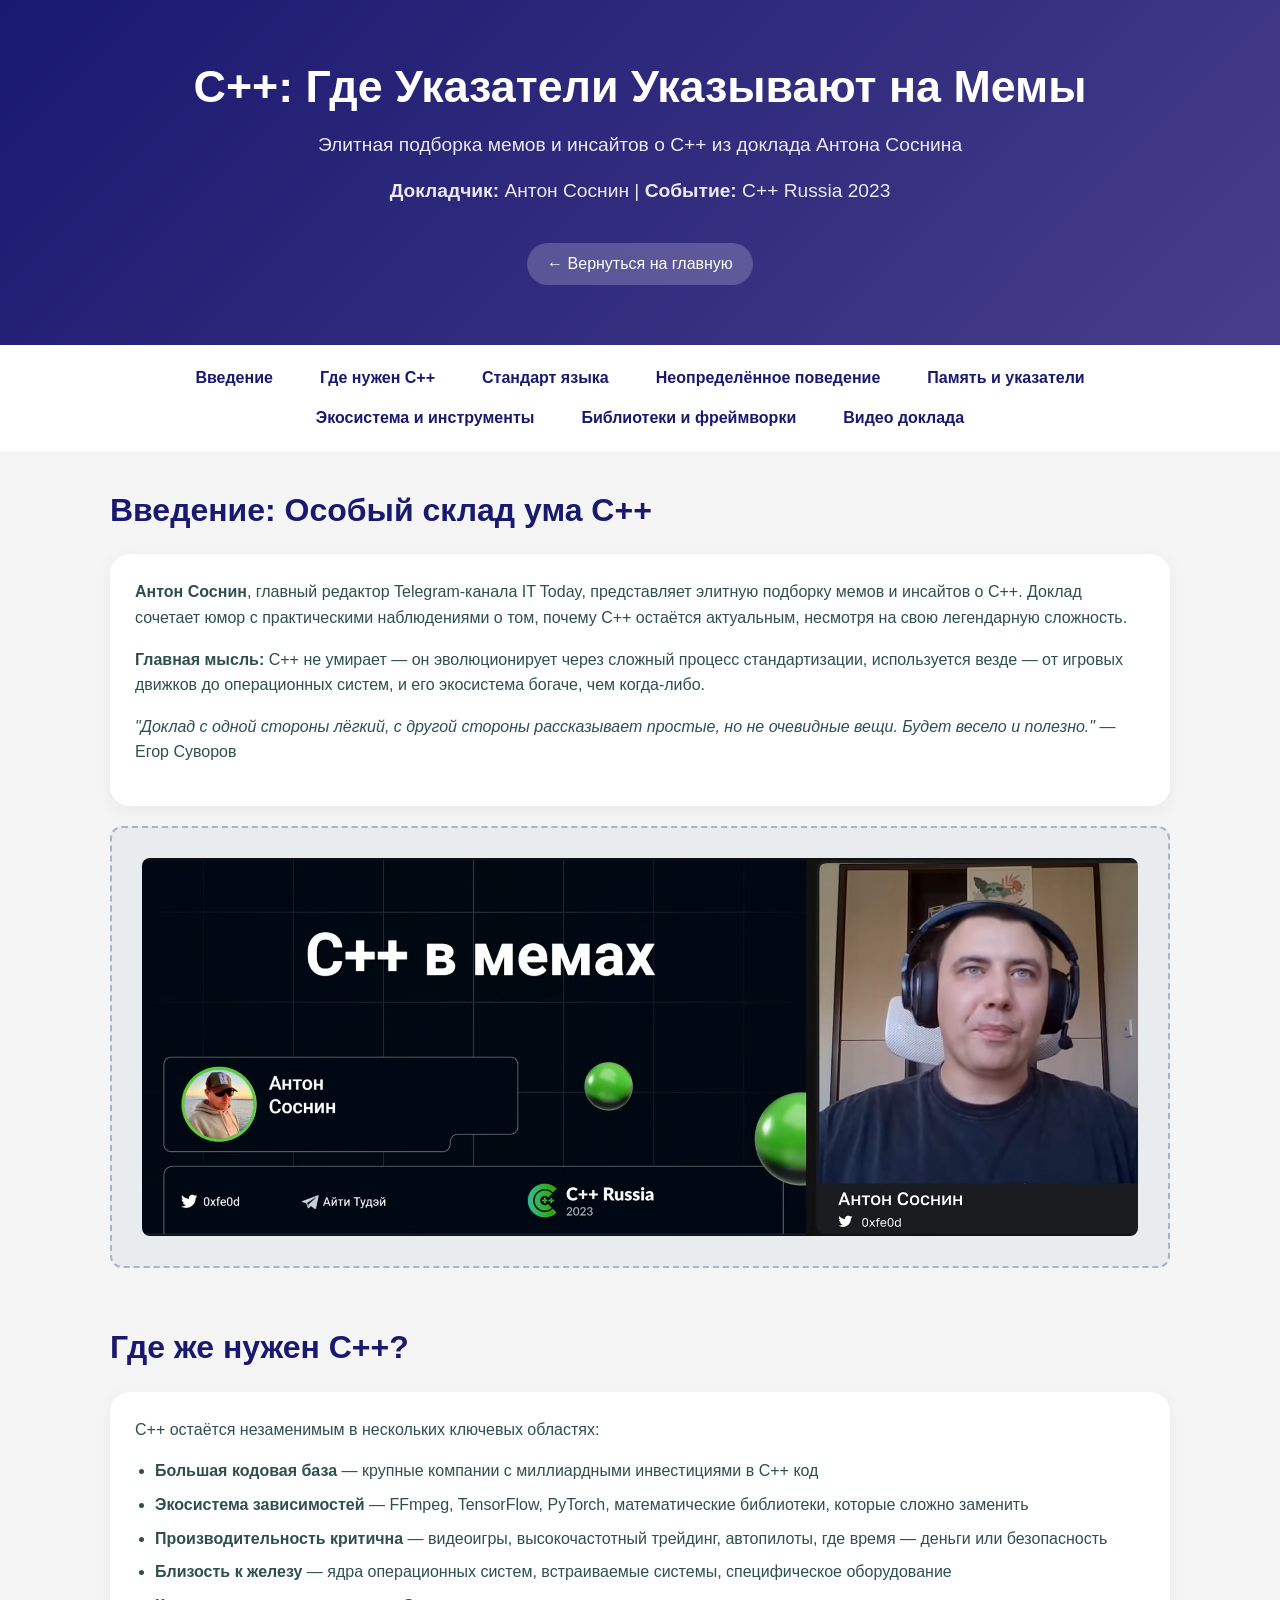
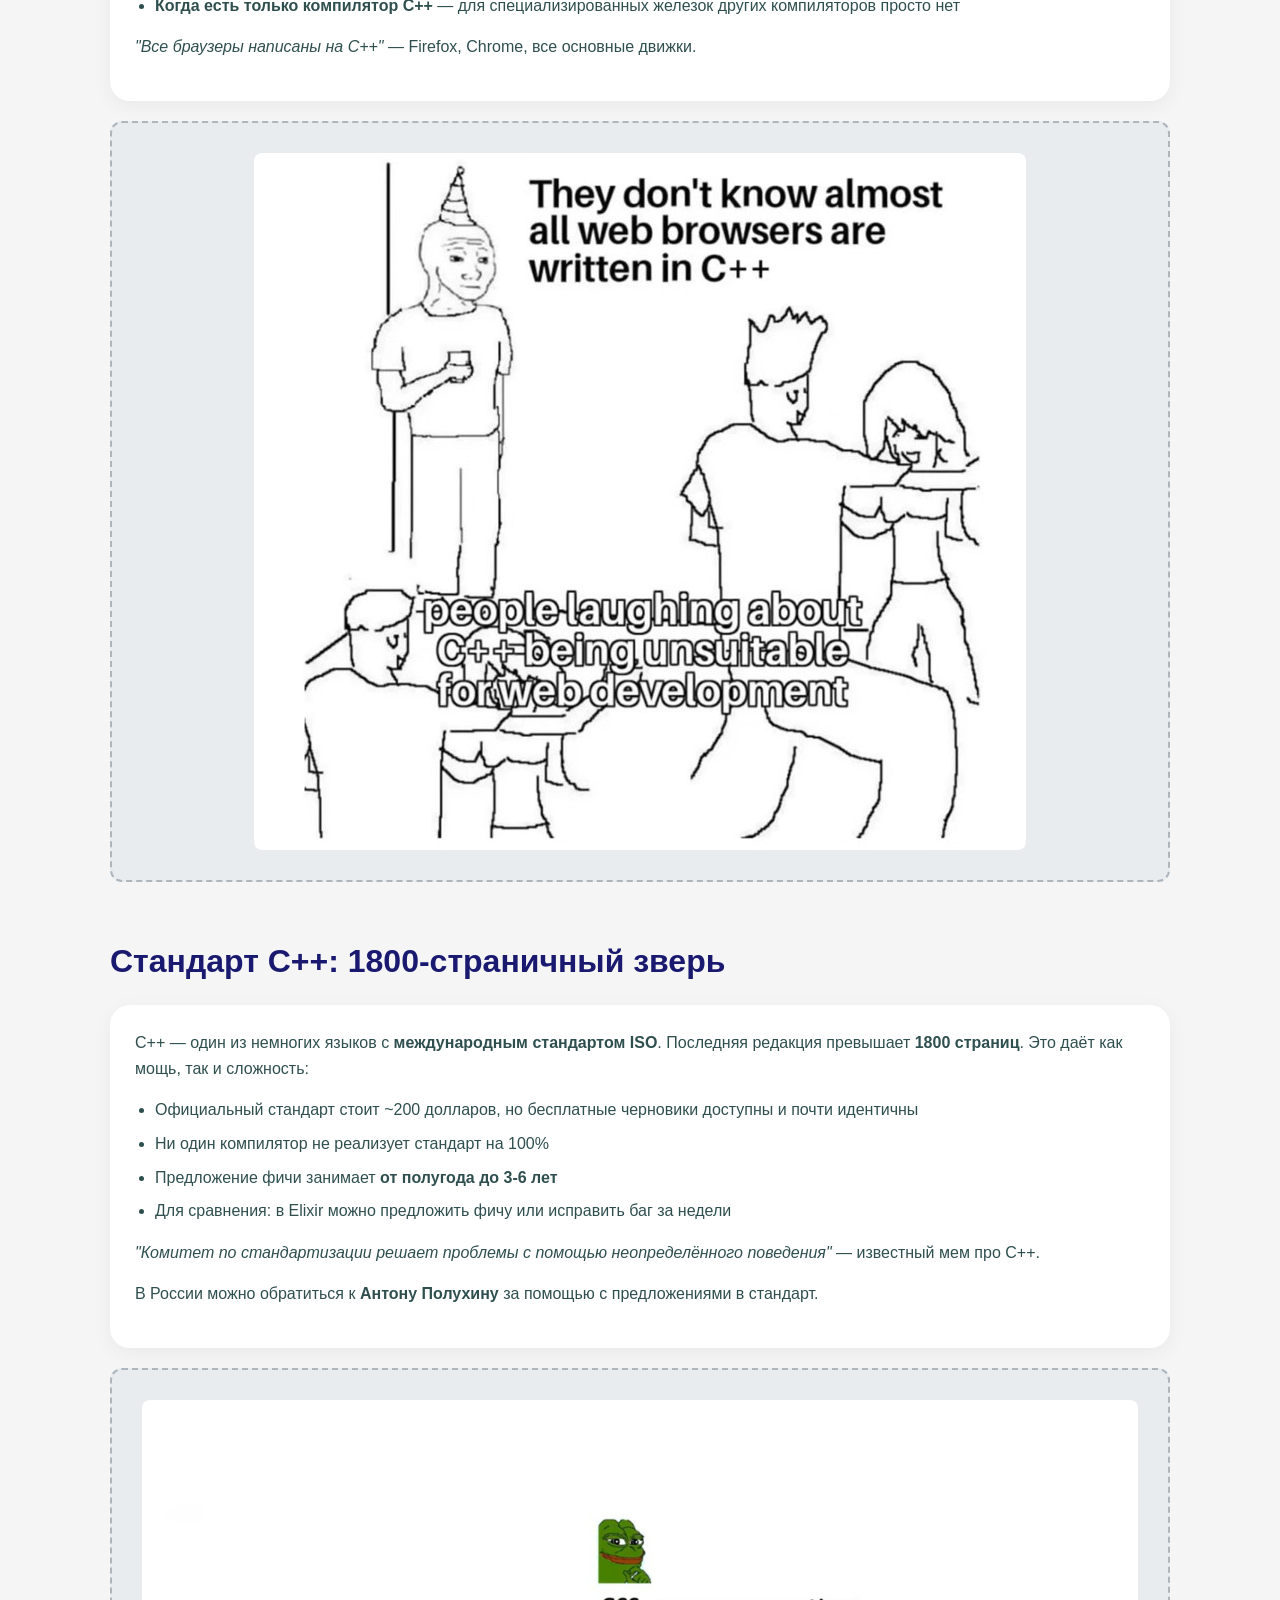
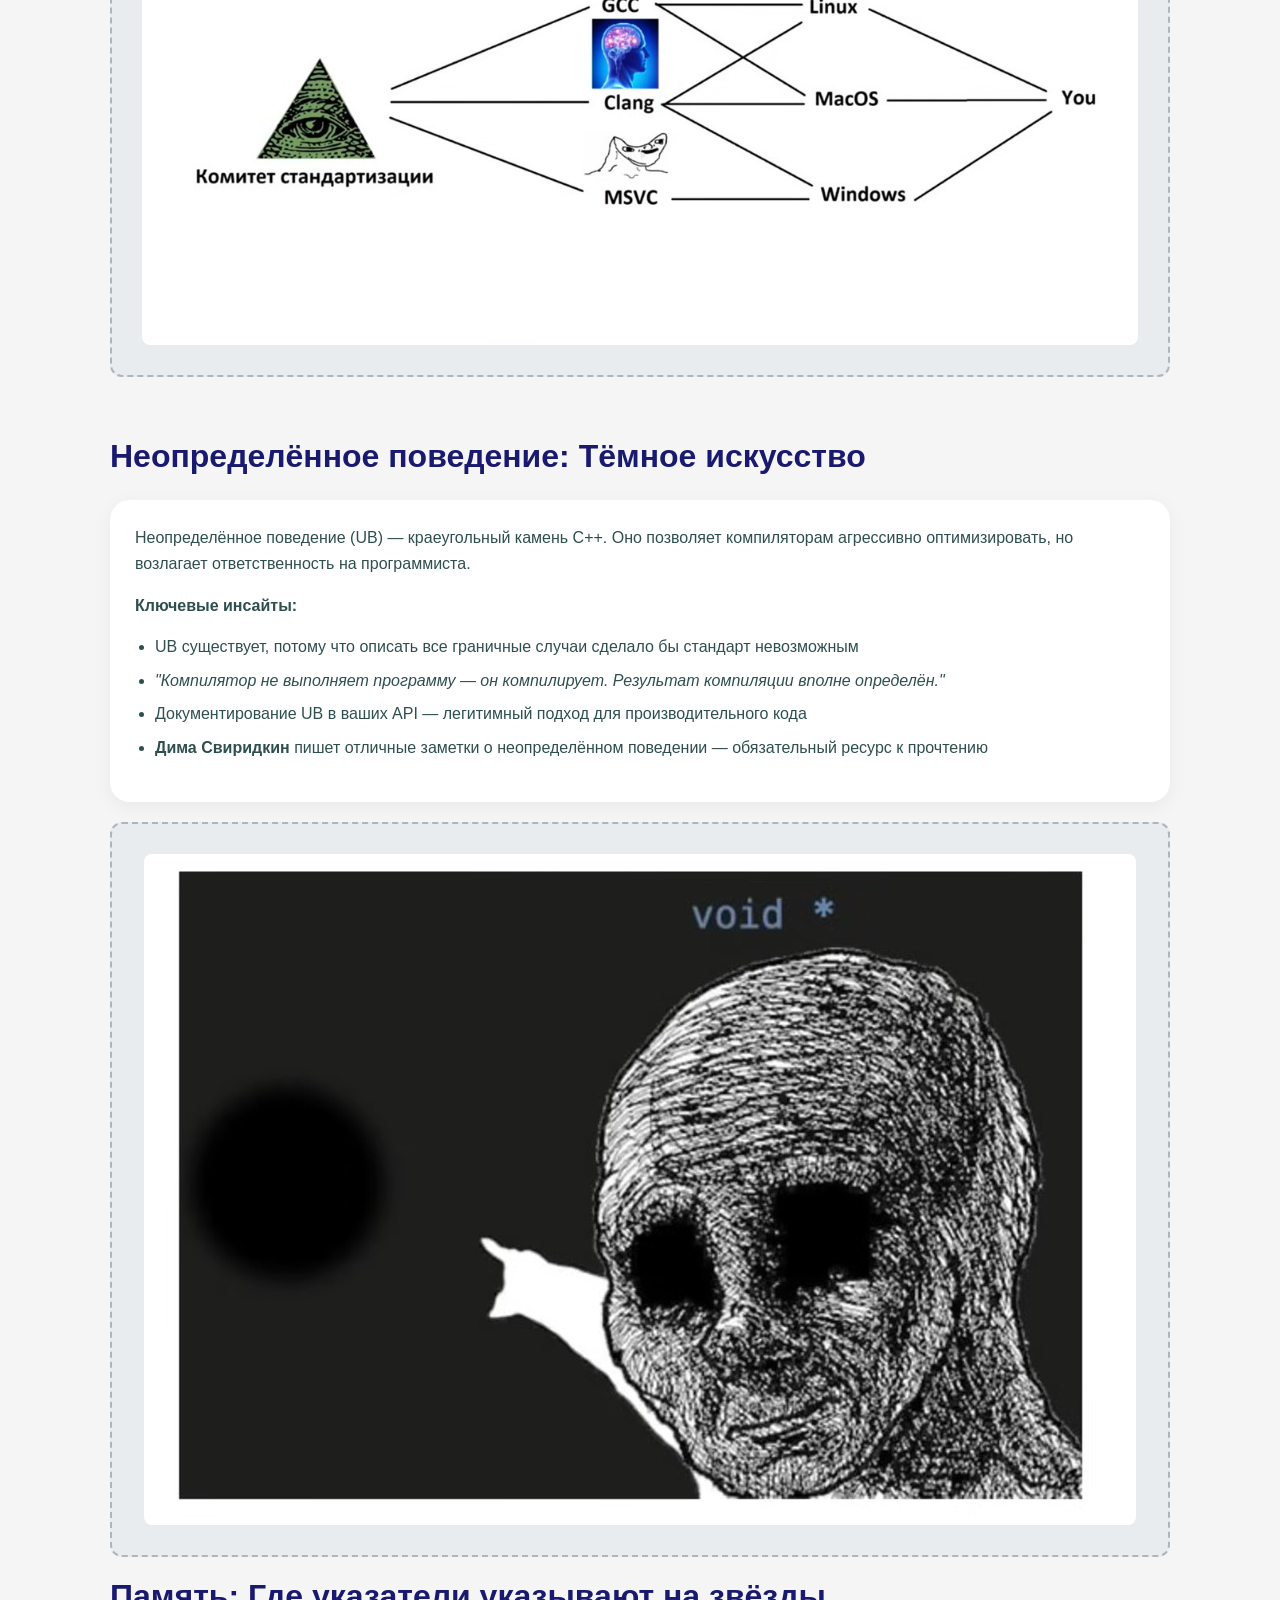
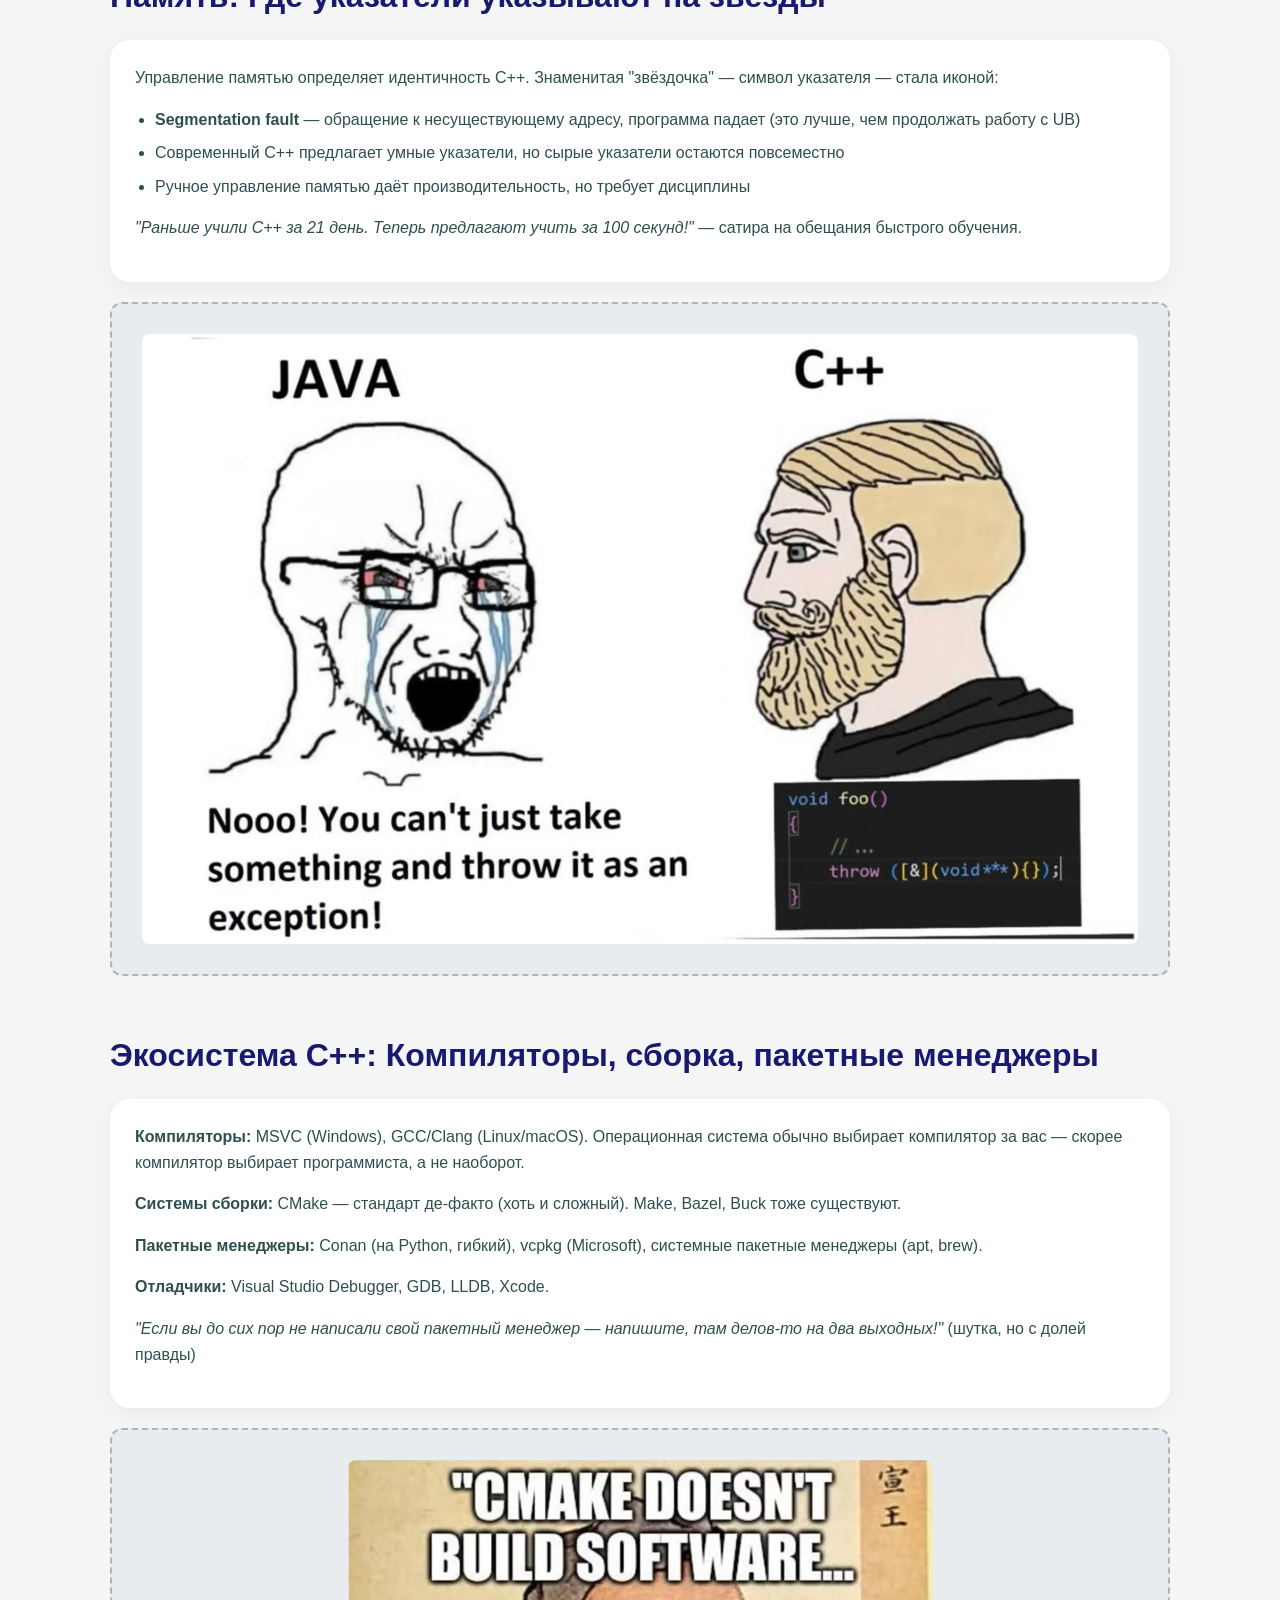
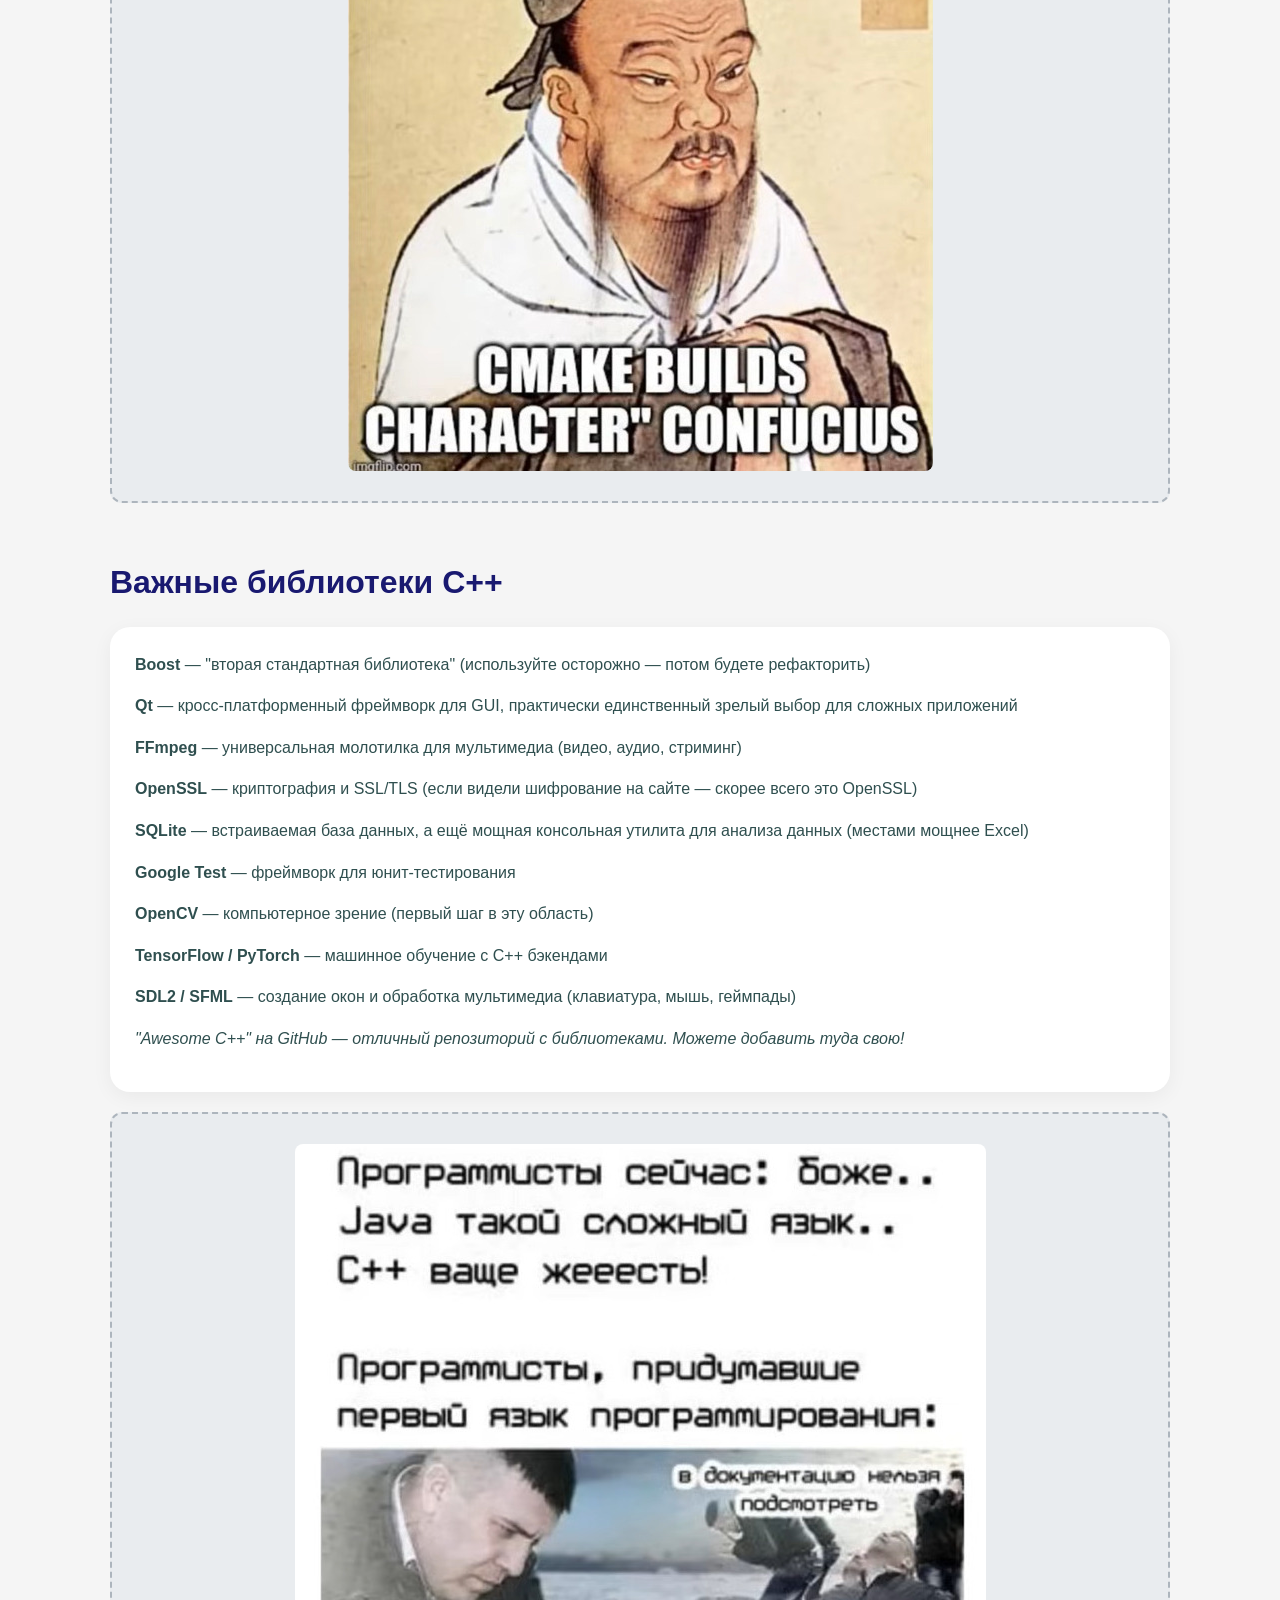
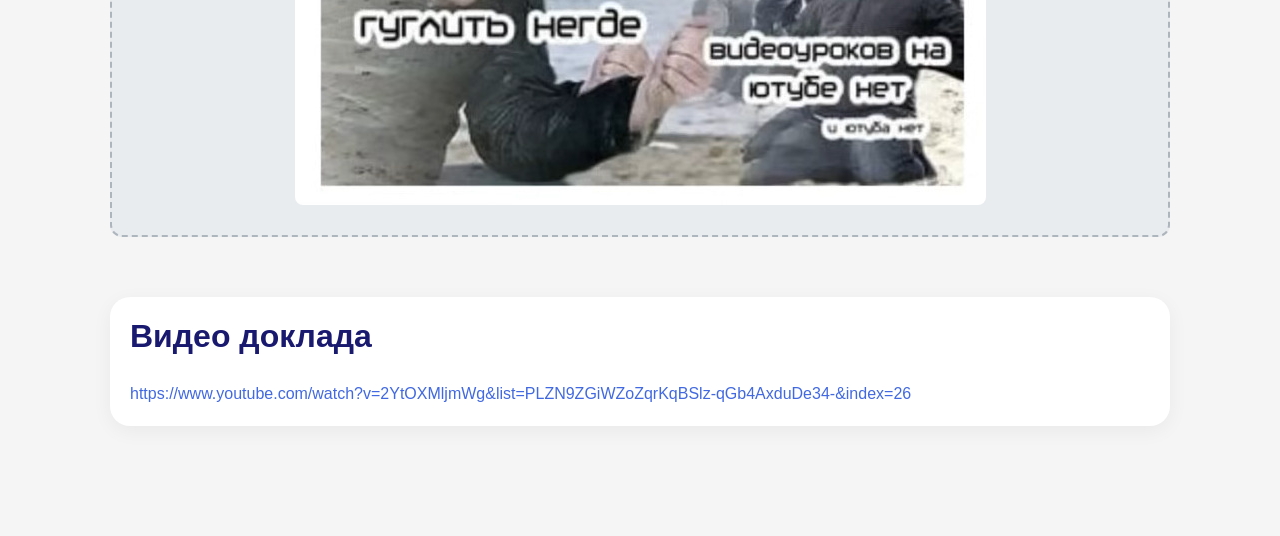
<file: cpp-memes.html>
<!DOCTYPE html>
<html lang="ru">
<head>
    <meta charset="UTF-8">
    <meta name="viewport" content="width=device-width, initial-scale=1.0">
    <title>C++ Мемы и Инсайты | Доклад Антона Соснина</title>
    <link href="https://cdn.jsdelivr.net/npm/bootstrap@5.3.0-alpha1/dist/css/bootstrap.min.css" rel="stylesheet">
    <link rel="stylesheet" href="cpp-memes.css">
</head>
<body>

    <div class="header-section">
        <div class="container">
            <h1>C++: Где Указатели Указывают на Мемы</h1>
            <p>Элитная подборка мемов и инсайтов о C++ из доклада Антона Соснина</p>
            <p class="mt-3"><strong>Докладчик:</strong> Антон Соснин | <strong>Событие:</strong> C++ Russia 2023</p>
            <a href="index.html" class="back-link">← Вернуться на главную</a>
        </div>
    </div>
    <div class="toc-section">
        <div class="container">
            <ul>
                <li><a href="#intro">Введение</a></li>
                <li><a href="#where-cpp">Где нужен C++</a></li>
                <li><a href="#standard">Стандарт языка</a></li>
                <li><a href="#ub">Неопределённое поведение</a></li>
                <li><a href="#memory">Память и указатели</a></li>
                <li><a href="#ecosystem">Экосистема и инструменты</a></li>
                <li><a href="#libraries">Библиотеки и фреймворки</a></li>
                <li><a href="#video">Видео доклада</a></li>
            </ul>
        </div>
    </div>

    <div class="container-content">
        <div id="intro" class="section-block">
            <h2 class="section-title">Введение: Особый склад ума C++</h2>
            <div class="info-card">
                <p><strong>Антон Соснин</strong>, главный редактор Telegram-канала IT Today, представляет элитную подборку мемов и инсайтов о C++. Доклад сочетает юмор с практическими наблюдениями о том, почему C++ остаётся актуальным, несмотря на свою легендарную сложность.</p>
                <p class="mt-3"><strong>Главная мысль:</strong> C++ не умирает — он эволюционирует через сложный процесс стандартизации, используется везде — от игровых движков до операционных систем, и его экосистема богаче, чем когда-либо.</p>
                <p class="mt-3"><em>"Доклад с одной стороны лёгкий, с другой стороны рассказывает простые, но не очевидные вещи. Будет весело и полезно."</em> — Егор Суворов</p>
            </div>
            <div class="image-placeholder">
                <img src="img/Снимок экрана 2026-03-31 225901.jpg" alt="Антон Соснин на C++ Russia" class="placeholder-img">
            </div>
        </div>
        <div id="where-cpp" class="section-block">
            <h2 class="section-title">Где же нужен C++?</h2>
            <div class="info-card">
                <p>C++ остаётся незаменимым в нескольких ключевых областях:</p>
                <ul>
                    <li><strong>Большая кодовая база</strong> — крупные компании с миллиардными инвестициями в C++ код</li>
                    <li><strong>Экосистема зависимостей</strong> — FFmpeg, TensorFlow, PyTorch, математические библиотеки, которые сложно заменить</li>
                    <li><strong>Производительность критична</strong> — видеоигры, высокочастотный трейдинг, автопилоты, где время — деньги или безопасность</li>
                    <li><strong>Близость к железу</strong> — ядра операционных систем, встраиваемые системы, специфическое оборудование</li>
                    <li><strong>Когда есть только компилятор C++</strong> — для специализированных железок других компиляторов просто нет</li>
                </ul>
                <p class="mt-3"><em>"Все браузеры написаны на C++"</em> — Firefox, Chrome, все основные движки.</p>
            </div>
            <div class="code-block">
            </div>
            <div class="image-placeholder">
                <img src="img/Снимок экрана 2026-03-31 230458.jpg" alt="Мем: браузеры написаны на C++" class="placeholder-img">
            </div>
        </div>
        <div id="standard" class="section-block">
            <h2 class="section-title">Стандарт C++: 1800-страничный зверь</h2>
            <div class="info-card">
                <p>C++ — один из немногих языков с <strong>международным стандартом ISO</strong>. Последняя редакция превышает <strong>1800 страниц</strong>. Это даёт как мощь, так и сложность:</p>
                <ul>
                    <li>Официальный стандарт стоит ~200 долларов, но бесплатные черновики доступны и почти идентичны</li>
                    <li>Ни один компилятор не реализует стандарт на 100%</li>
                    <li>Предложение фичи занимает <strong>от полугода до 3-6 лет</strong></li>
                    <li>Для сравнения: в Elixir можно предложить фичу или исправить баг за недели</li>
                </ul>
                <p class="mt-3"><em>"Комитет по стандартизации решает проблемы с помощью неопределённого поведения"</em> — известный мем про C++.</p>
                <p class="mt-2">В России можно обратиться к <strong>Антону Полухину</strong> за помощью с предложениями в стандарт.</p>
            </div>
            <div class="code-block">
            </div>
            <div class="image-placeholder">
                <img src="img/Снимок экрана 2026-03-31 230704.jpg" alt="Комитет стандартизации C++" class="placeholder-img">
            </div>
        </div>
        <div id="ub" class="section-block">
            <h2 class="section-title">Неопределённое поведение: Тёмное искусство</h2>
            <div class="info-card">
                <p>Неопределённое поведение (UB) — краеугольный камень C++. Оно позволяет компиляторам агрессивно оптимизировать, но возлагает ответственность на программиста.</p>
                <p><strong>Ключевые инсайты:</strong></p>
                <ul>
                    <li>UB существует, потому что описать все граничные случаи сделало бы стандарт невозможным</li>
                    <li><em>"Компилятор не выполняет программу — он компилирует. Результат компиляции вполне определён."</em></li>
                    <li>Документирование UB в ваших API — легитимный подход для производительного кода</li>
                    <li><strong>Дима Свиридкин</strong> пишет отличные заметки о неопределённом поведении — обязательный ресурс к прочтению</li>
                </ul>
            </div>
            <div class="code-block">
            <div class="image-placeholder">
                <img src="img/Снимок экрана 2026-03-31 230913.jpg" alt="Мем про C++ и исключения" class="placeholder-img">
            </div>
        </div>
        <div id="memory" class="section-block">
            <h2 class="section-title">Память: Где указатели указывают на звёзды</h2>
            <div class="info-card">
                <p>Управление памятью определяет идентичность C++. Знаменитая "звёздочка" — символ указателя — стала иконой:</p>
                <ul>
                    <li><strong>Segmentation fault</strong> — обращение к несуществующему адресу, программа падает (это лучше, чем продолжать работу с UB)</li>
                    <li>Современный C++ предлагает умные указатели, но сырые указатели остаются повсеместно</li>
                    <li>Ручное управление памятью даёт производительность, но требует дисциплины</li>
                </ul>
                <p class="mt-3"><em>"Раньше учили C++ за 21 день. Теперь предлагают учить за 100 секунд!"</em> — сатира на обещания быстрого обучения.</p>
            </div>
            <div class="code-block">
            </div>
            <div class="image-placeholder">
                <img src="img/Снимок экрана 2026-03-31 231143.jpg" alt="C++ vs Java исключения" class="placeholder-img">
            </div>
        </div>
        <div id="ecosystem" class="section-block">
            <h2 class="section-title">Экосистема C++: Компиляторы, сборка, пакетные менеджеры</h2>
            <div class="info-card">
                <p><strong>Компиляторы:</strong> MSVC (Windows), GCC/Clang (Linux/macOS). Операционная система обычно выбирает компилятор за вас — скорее компилятор выбирает программиста, а не наоборот.</p>
                <p><strong>Системы сборки:</strong> CMake — стандарт де-факто (хоть и сложный). Make, Bazel, Buck тоже существуют.</p>
                <p><strong>Пакетные менеджеры:</strong> Conan (на Python, гибкий), vcpkg (Microsoft), системные пакетные менеджеры (apt, brew).</p>
                <p><strong>Отладчики:</strong> Visual Studio Debugger, GDB, LLDB, Xcode.</p>
                <p class="mt-3"><em>"Если вы до сих пор не написали свой пакетный менеджер — напишите, там делов-то на два выходных!"</em> (шутка, но с долей правды)</p>
            </div>
            <div class="code-block">
            </div>
            <div class="image-placeholder">
                <img src="img/Снимок экрана 2026-03-31 231557.jpg" alt="CMake builds character" class="placeholder-img">
            </div>
        </div>
        <div id="libraries" class="section-block">
            <h2 class="section-title">Важные библиотеки C++</h2>
            <div class="info-card">
                <p><strong>Boost</strong> — "вторая стандартная библиотека" (используйте осторожно — потом будете рефакторить)</p>
                <p><strong>Qt</strong> — кросс-платформенный фреймворк для GUI, практически единственный зрелый выбор для сложных приложений</p>
                <p><strong>FFmpeg</strong> — универсальная молотилка для мультимедиа (видео, аудио, стриминг)</p>
                <p><strong>OpenSSL</strong> — криптография и SSL/TLS (если видели шифрование на сайте — скорее всего это OpenSSL)</p>
                <p><strong>SQLite</strong> — встраиваемая база данных, а ещё мощная консольная утилита для анализа данных (местами мощнее Excel)</p>
                <p><strong>Google Test</strong> — фреймворк для юнит-тестирования</p>
                <p><strong>OpenCV</strong> — компьютерное зрение (первый шаг в эту область)</p>
                <p><strong>TensorFlow / PyTorch</strong> — машинное обучение с C++ бэкендами</p>
                <p><strong>SDL2 / SFML</strong> — создание окон и обработка мультимедиа (клавиатура, мышь, геймпады)</p>
                <p class="mt-3"><em>"Awesome C++" на GitHub — отличный репозиторий с библиотеками. Можете добавить туда свою!</em></p>
            </div>
            <div class="code-block">
            </div>
            <div class="image-placeholder">
                <img src="img/Снимок экрана 2026-03-31 231913.jpg" alt="Мем про сложность C++" class="placeholder-img">
            </div>
        </div>
        <div id="video" class="video-link-block">
            <h2 class="section-title">Видео доклада</h2>
            <div class="video-link">
                <a href="https://www.youtube.com/watch?v=2YtOXMljmWg&list=PLZN9ZGiWZoZqrKqBSlz-qGb4AxduDe34-&index=26" target="_blank" class="video-url">
                    https://www.youtube.com/watch?v=2YtOXMljmWg&list=PLZN9ZGiWZoZqrKqBSlz-qGb4AxduDe34-&index=26
                </a>
            </div>
        </div>
    </div>
</body>
</html>
</file>
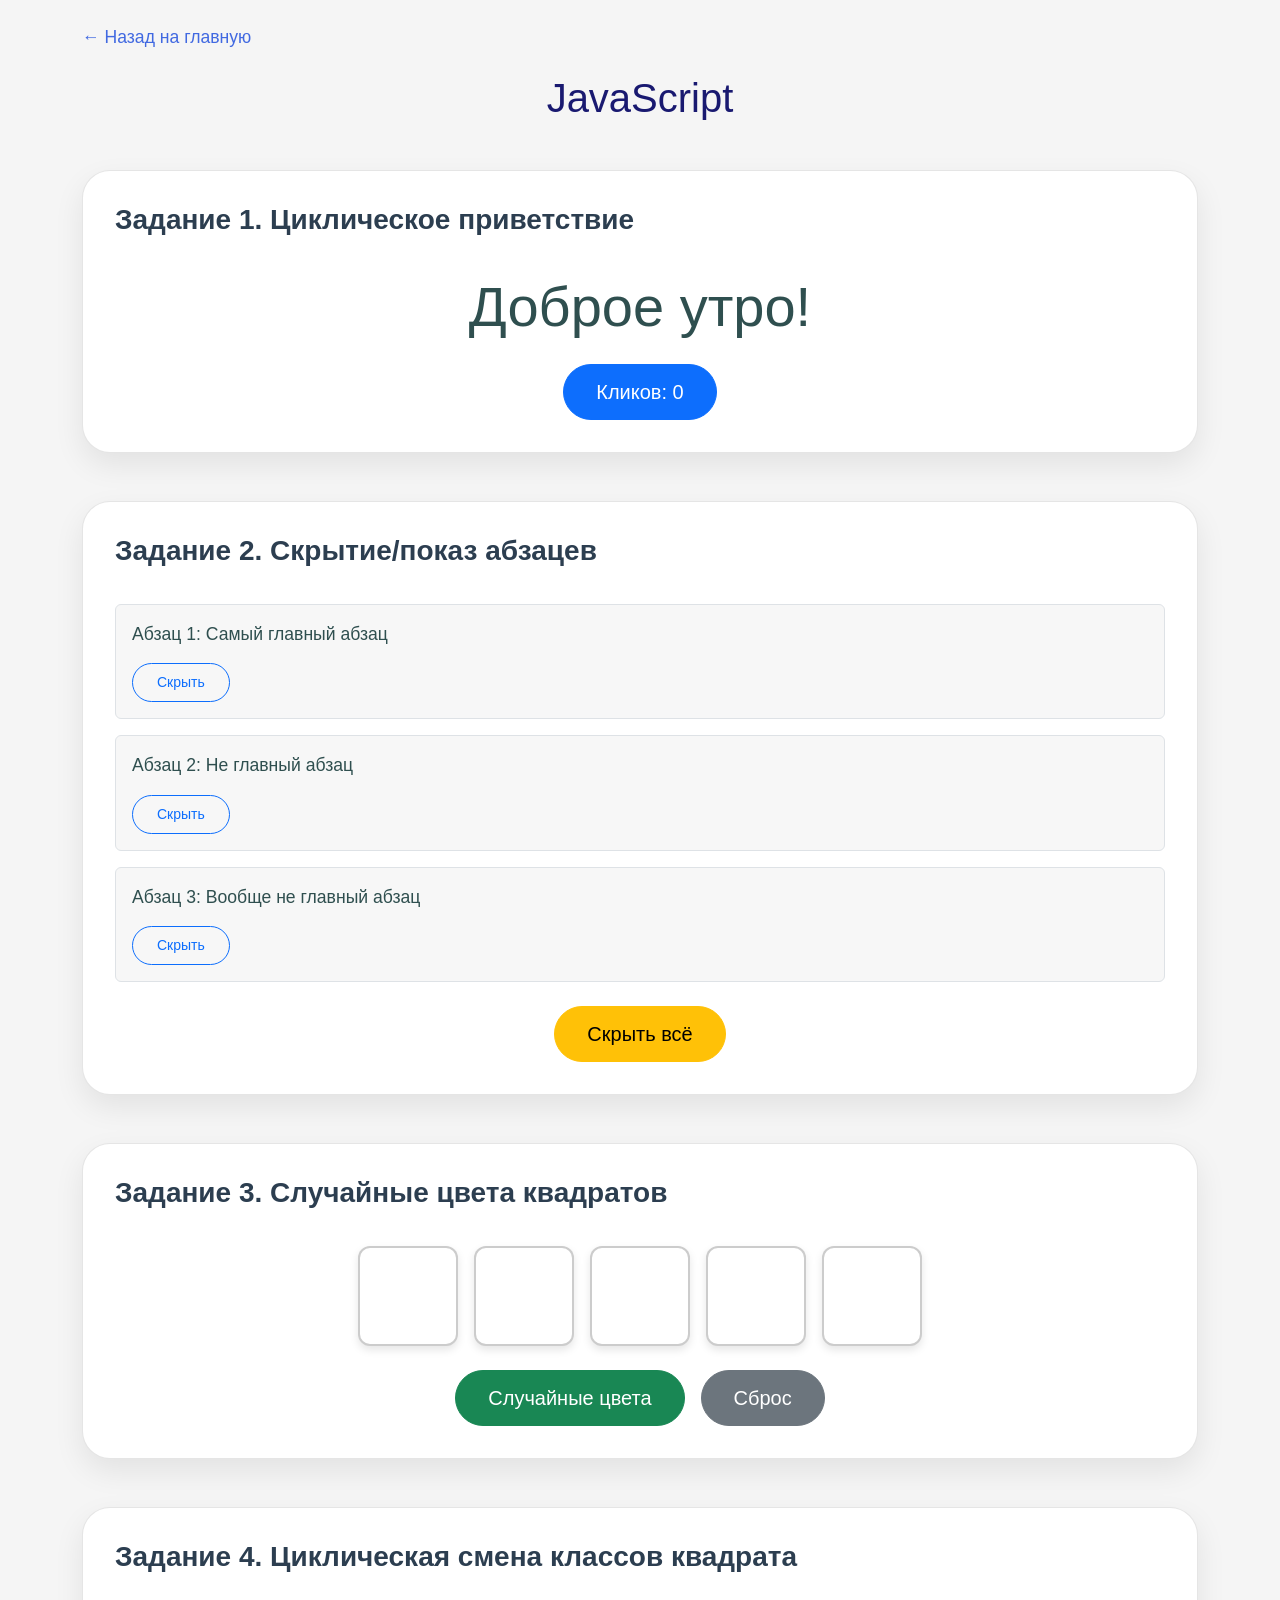
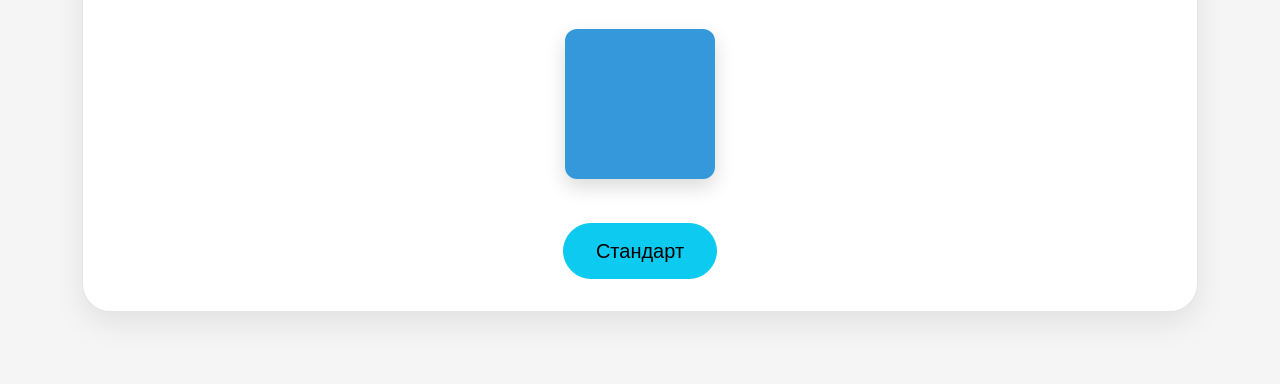
<file: tasks.html>
<!DOCTYPE html>
<html lang="ru">
<head>
    <meta charset="UTF-8">
    <meta name="viewport" content="width=device-width, initial-scale=1.0">
    <title>JavaScript задания</title>
    <link href="https://cdn.jsdelivr.net/npm/bootstrap@5.3.0-alpha1/dist/css/bootstrap.min.css" rel="stylesheet">
    <link rel="stylesheet" href="style.css">
    <link rel="stylesheet" href="tasks.css">
</head>
<body>
    <div class="container py-4">
        <div class="mb-4">
            <a href="index.html" class="doc-link">← Назад на главную</a>
        </div>

        <h1 class="text-center mb-5" style="color: midnightblue;">JavaScript</h1>

        <div class="task-card mb-5" id="task1">
            <h2 class="task-title">Задание 1. Циклическое приветствие</h2>
            <div class="task-content text-center">
                <h1 id="greetingHeader" class="display-4 mb-4">Доброе утро!</h1>
                <button id="clickCounterBtn" class="btn btn-primary btn-lg">Кликов: 0</button>
            </div>
        </div>

        <div class="task-card mb-5" id="task2">
            <h2 class="task-title">Задание 2. Скрытие/показ абзацев</h2>
            <div class="task-content">
                <div class="paragraph-container mb-3 p-3 border rounded">
                    <p class="text-block" id="text1">Абзац 1: Самый главный абзац</p>
                    <button class="toggle-single-btn btn btn-sm btn-outline-primary" data-target="text1">Скрыть</button>
                </div>
                <div class="paragraph-container mb-3 p-3 border rounded">
                    <p class="text-block" id="text2">Абзац 2: Не главный абзац</p>
                    <button class="toggle-single-btn btn btn-sm btn-outline-primary" data-target="text2">Скрыть</button>
                </div>
                <div class="paragraph-container mb-3 p-3 border rounded">
                    <p class="text-block" id="text3">Абзац 3: Вообще не главный абзац</p>
                    <button class="toggle-single-btn btn btn-sm btn-outline-primary" data-target="text3">Скрыть</button>
                </div>
                <div class="text-center mt-4">
                    <button id="toggleAllBtn" class="btn btn-warning btn-lg">Скрыть всё</button>
                </div>
            </div>
        </div>

        <div class="task-card mb-5" id="task3">
            <h2 class="task-title">Задание 3. Случайные цвета квадратов</h2>
            <div class="task-content text-center">
                <div class="squares-container d-flex justify-content-center gap-3 flex-wrap mb-4">
                    <div class="square" id="square1"></div>
                    <div class="square" id="square2"></div>
                    <div class="square" id="square3"></div>
                    <div class="square" id="square4"></div>
                    <div class="square" id="square5"></div>
                </div>
                <div class="d-flex justify-content-center gap-3">
                    <button id="randomColorsBtn" class="btn btn-success btn-lg">Случайные цвета</button>
                    <button id="resetColorsBtn" class="btn btn-secondary btn-lg">Сброс</button>
                </div>
            </div>
        </div>

        <div class="task-card mb-5" id="task4">
            <h2 class="task-title">Задание 4. Циклическая смена классов квадрата</h2>
            <div class="task-content text-center">
                <div id="stateBox" class="box"></div>
                <button id="cycleBoxBtn" class="btn btn-info btn-lg mt-4">Стандарт</button>
            </div>
        </div>
    </div>

    <script src="tasks.js"></script>
</body>
</html>
</file>
<file: cpp-memes.css>
* {
    margin: 0;
    padding: 0;
    box-sizing: border-box;
}

body {
    font-family: "Segoe UI", Tahoma, Geneva, Verdana, sans-serif;
    background: whitesmoke;
    color: darkslategray;
    line-height: 1.6;
}

.header-section {
    background: linear-gradient(135deg, midnightblue 0%, darkslateblue 100%);
    color: white;
    padding: 60px 0;
    text-align: center;
}

.header-section h1 {
    font-size: 2.8rem;
    font-weight: 800;
    margin-bottom: 1rem;
}

.header-section p {
    font-size: 1.2rem;
    opacity: 0.9;
}

.back-link {
    display: inline-block;
    margin-top: 20px;
    color: white;
    text-decoration: none;
    background: rgba(255, 255, 255, 0.2);
    padding: 8px 20px;
    border-radius: 40px;
    transition: all 0.3s;
}

.back-link:hover {
    background: rgba(255, 255, 255, 0.3);
    color: white;
}

.toc-section {
    background: white;
    padding: 20px 0;
    position: sticky;
    top: 0;
    z-index: 100;
}

.toc-section ul {
    display: flex;
    flex-wrap: wrap;
    justify-content: center;
    gap: 15px;
    list-style: none;
    padding: 0;
    margin: 0;
}

.toc-section a {
    color: midnightblue;
    text-decoration: none;
    font-weight: 600;
    padding: 8px 16px;
    border-radius: 25px;
    transition: all 0.3s;
}

.toc-section a:hover {
    background: midnightblue;
    color: white;
}
.container-content {
    max-width: 1100px;
    margin: 0 auto;
    padding: 40px 20px 50px 20px;
}

.section-block {
    margin-bottom: 60px;
    scroll-margin-top: 80px;
}

.section-title {
    font-size: 2rem;
    font-weight: 700;
    margin-bottom: 25px;
    color: midnightblue;
    padding-left: 0;
    border-left: none;
}
.info-card {
    background: white;
    border-radius: 20px;
    padding: 25px;
    margin: 20px 0;
    box-shadow: 0 5px 20px rgba(0, 0, 0, 0.05);
    border: none;
}

.image-placeholder {
    background: #e9ecef;
    border: 2px dashed #adb5bd;
    border-radius: 12px;
    padding: 30px;
    text-align: center;
    margin: 20px 0;
    color: #6c757d;
}

.image-placeholder p {
    margin: 0 0 15px 0;
    font-style: italic;
    font-size: 14px;
}

.placeholder-img {
    max-width: 100%;
    height: auto;
    border-radius: 8px;
    display: block;
    margin: 0 auto;
}
.video-link-block {
    margin: 40px 0;
    padding: 20px;
    background: white;
    border-radius: 20px;
    box-shadow: 0 5px 20px rgba(0, 0, 0, 0.05);
}

.video-url {
    color: royalblue;
    text-decoration: none;
    font-weight: 500;
    word-break: break-all;
}

.video-url:hover {
    text-decoration: underline;
}

.info-card ul {
    padding-left: 20px;
    margin-top: 10px;
}

.info-card li {
    margin-bottom: 8px;
}

@media (max-width: 768px) {
    .toc-section ul {
        flex-direction: column;
        align-items: center;
        gap: 8px;
    }
    
    .section-title {
        font-size: 1.6rem;
    }
    
    .header-section h1 {
        font-size: 2rem;
    }
    
    .container-content {
        padding: 30px 15px 40px 15px;
    }
   
    .section-block {
        scroll-margin-top: 120px;
    }
}
</file>
<file: style.css>
* {
  margin: 0;
  padding: 0;
  box-sizing: border-box;
}

body {
  font-family: "Segoe UI", Tahoma, Geneva, Verdana, sans-serif;
  background: whitesmoke;
  color: darkslategray;
  line-height: 1.5;
}

.section-padding {
  padding: 80px 0;
}

.section-title {
  font-size: 2.5rem;
  font-weight: 700;
  margin-bottom: 2rem;
  position: relative;
  display: inline-block;
  letter-spacing: -0.5px;
}

.hero-section {
  background: linear-gradient(135deg, midnightblue 0%, darkslateblue 100%);
  color: white;
  padding: 80px 0;
}

.avatar-lg {
  width: 260px;
  height: 260px;
  object-fit: cover;
  border-radius: 50%;
  border: 5px solid rgba(255, 255, 255, 0.3);
  box-shadow: 0 25px 40px -12px rgba(0, 0, 0, 0.3);
  transition: transform 0.3s ease;
}

.avatar-lg:hover {
  transform: scale(1.02);
}

.hero-name {
  font-size: 3rem;
  font-weight: 800;
  margin-bottom: 1rem;
}

.hobby-card {
  background: white;
  border-radius: 24px;
  padding: 1.8rem 1.5rem;
  transition: all 0.25s ease;
  height: 100%;
  box-shadow: 0 10px 25px -5px rgba(0, 0, 0, 0.05);
  border: 1px solid gainsboro;
}

.hobby-card:hover {
  transform: translateY(-5px);
  box-shadow: 0 20px 30px -12px rgba(0, 0, 0, 0.1);
  border-color: lightgray;
}

.game-grid-modern {
  display: flex;
  flex-wrap: wrap;
  gap: 1.8rem;
  justify-content: center;
}

.game-card {
  background: white;
  border-radius: 28px;
  overflow: hidden;
  width: 180px;
  text-align: center;
  transition: all 0.3s;
  box-shadow: 0 10px 20px rgba(0, 0, 0, 0.05);
  border: 1px solid lavender;
}

.game-card:hover {
  transform: translateY(-8px);
  box-shadow: 0 20px 25px -12px rgba(0, 0, 0, 0.2);
}

.game-img {
  width: 100%;
  height: 160px;
  object-fit: cover;
  border-bottom: 2px solid lavender;
}

.game-title {
  font-weight: 700;
  padding: 12px 8px;
  background: white;
  font-size: 1.1rem;
}

.movie-list-custom {
  background: white;
  border-radius: 28px;
  padding: 1.8rem;
  box-shadow: 0 12px 30px rgba(0, 0, 0, 0.05);
  height: 100%;
  border: 1px solid lavender;
}

.movie-list-custom h4 {
  font-weight: 700;
  margin-bottom: 1.2rem;
}

.simple-list {
  list-style: none;
  padding-left: 0;
}

.simple-list li {
  margin-bottom: 12px;
}

.ordered-list-custom {
  padding-left: 1.5rem;
}

.ordered-list-custom li {
  margin-bottom: 10px;
  font-weight: 500;
}

.edu-timeline {
  background: white;
  border-radius: 28px;
  padding: 1.8rem;
  box-shadow: 0 10px 20px rgba(0, 0, 0, 0.05);
}
.doc-link {
  color: royalblue;
  text-decoration: none;
  font-size: 1.1rem;
  font-weight: 500;
  transition: color 0.3s;
}

.doc-link:hover {
  color: midnightblue;
  text-decoration: underline;
}

@media (max-width: 768px) {
  .section-padding {
    padding: 50px 0;
  }
  .hero-name {
    font-size: 2rem;
  }
  .avatar-lg {
    width: 200px;
    height: 200px;
  }
  .section-title {
    font-size: 1.9rem;
  }
  .game-card {
    width: 150px;
  }
}
</file>
<file: tasks.css>
.task-card {
    background: rgba(255, 255, 255, 1);
    border-radius: 28px;
    padding: 2rem;
    box-shadow: 0 12px 30px rgba(0, 0, 0, 0.08);
    border: 1px solid rgba(0, 0, 0, 0.1);
}

.task-title {
    font-size: 1.75rem;
    font-weight: 700;
    margin-bottom: 1.5rem;
    padding-bottom: 0.75rem;
    border-bottom: none;
    display: inline-block;
    color: rgba(44, 62, 80, 1);
}

.square {
    width: 100px;
    height: 100px;
    background-color: rgba(255, 255, 255, 1);
    border: 2px solid rgba(0, 0, 0, 0.2);
    border-radius: 12px;
    transition: background-color 0.3s ease;
    box-shadow: 0 4px 8px rgba(0, 0, 0, 0.1);
}

.box {
    width: 200px;
    height: 200px;
    margin: 20px auto;
    transition: all 0.3s ease;
    border-radius: 12px;
    box-shadow: 0 8px 20px rgba(0, 0, 0, 0.15);
}

.box {
    background-color: rgba(52, 152, 219, 1);
    width: 150px;
    height: 150px;
}

.box.large {
    width: 250px;
    height: 250px;
}

.box.red {
    background-color: rgba(231, 76, 60, 1);
}

.box.small {
    width: 100px;
    height: 100px;
}

.box.blue {
    background-color: rgba(52, 152, 219, 1);
}

.box.medium {
    width: 175px;
    height: 175px;
}

.box.green {
    background-color: rgba(46, 204, 113, 1);
}

.text-block {
    font-size: 1.1rem;
    transition: all 0.3s ease;
}

.paragraph-container {
    background: rgba(0, 0, 0, 0.03);
    transition: all 0.3s ease;
}

.btn {
    border-radius: 50px;
    padding: 8px 24px;
    font-weight: 500;
}

.btn-lg {
    padding: 12px 32px;
}
</file>
